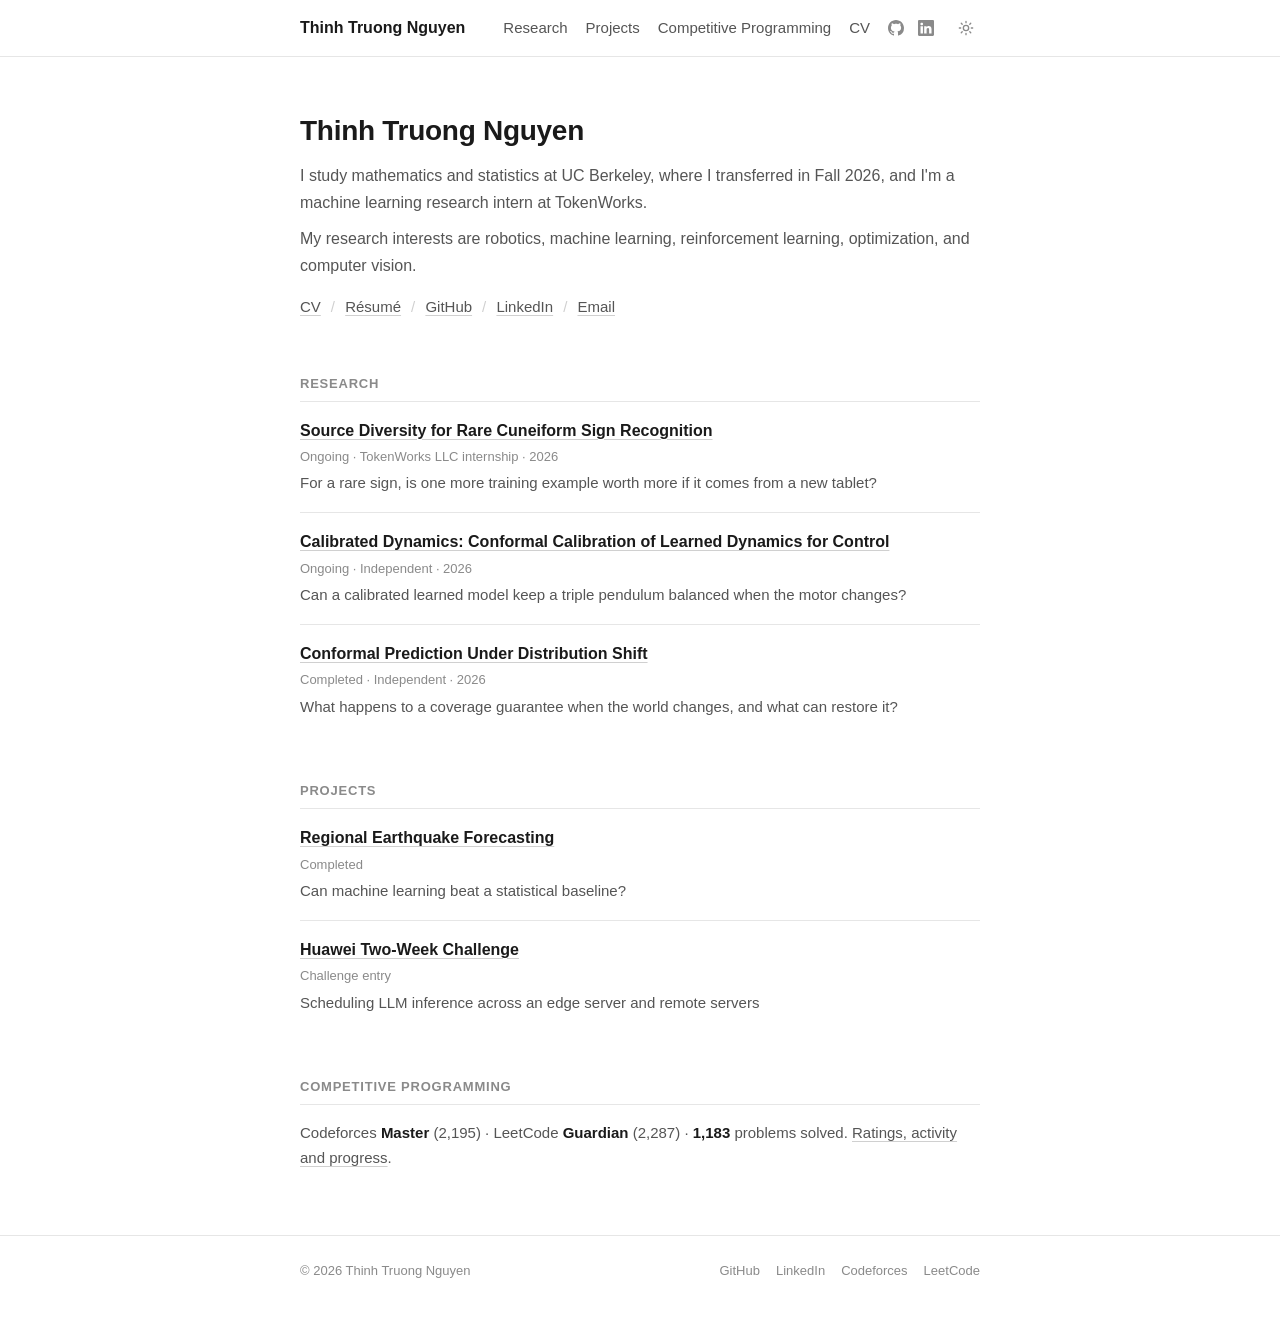
<file: index.html>
<!doctype html>
<html lang="en">
<head>
  <meta charset="utf-8">
  <meta name="viewport" content="width=device-width, initial-scale=1">
  <title>Thinh Truong Nguyen</title>
  <meta name="description" content="Thinh Truong Nguyen: mathematics at UC Berkeley; research in robotics, machine learning, reinforcement learning, optimization and computer vision.">
  <link rel="icon" href="data:image/svg+xml,<svg xmlns='http://www.w3.org/2000/svg' viewBox='0 0 32 32'><rect width='32' height='32' rx='4' fill='%231a1a1a'/><text x='16' y='21.5' font-family='system-ui,sans-serif' font-size='14' font-weight='600' fill='white' text-anchor='middle'>TN</text></svg>">
  <link rel="stylesheet" href="assets/css/style.css">
  <script>
    try { const t = localStorage.getItem("theme"); if (t) document.documentElement.dataset.theme = t; } catch {}
  </script>
</head>
<body>
  <header class="nav-bar">
    <nav class="wrap nav-inner" aria-label="Main">
      <a class="brand" href="./">Thinh Truong Nguyen</a>
      <div class="nav-links">
        <a href="research.html">Research</a>
        <a href="projects.html">Projects</a>
        <a href="competitive-programming.html"><span class="long">Competitive Programming</span><span class="short">CP</span></a>
        <a href="assets/cv/Thinh_Nguyen_CV.pdf?v=d8d68b25" target="_blank" rel="noopener">CV</a>
      </div>
      <div class="nav-icons">
        <a href="https://github.com/ThinhTruongN" target="_blank" rel="noopener" aria-label="GitHub" title="GitHub"><svg viewBox="0 0 16 16" aria-hidden="true"><path d="M8 0C3.58 0 0 3.58 0 8c0 3.54 2.29 6.53 5.47 7.59.4.07.55-.17.55-.38 0-.19-.01-.82-.01-1.49-2.01.37-2.53-.49-2.69-.94-.09-.23-.48-.94-.82-1.13-.28-.15-.68-.52-.01-.53.63-.01 1.08.58 1.23.82.72 1.21 1.87.87 2.33.66.07-.52.28-.87.51-1.07-1.78-.2-3.64-.89-3.64-3.95 0-.87.31-1.59.82-2.15-.08-.2-.36-1.02.08-2.12 0 0 .67-.21 2.2.82.64-.18 1.32-.27 2-.27.68 0 1.36.09 2 .27 1.53-1.04 2.2-.82 2.2-.82.44 1.1.16 1.92.08 2.12.51.56.82 1.27.82 2.15 0 3.07-1.87 3.75-3.65 3.95.29.25.54.73.54 1.48 0 1.07-.01 1.93-.01 2.2 0 .21.15.46.55.38A8.013 8.013 0 0016 8c0-4.42-3.58-8-8-8z"/></svg></a>
        <a href="https://www.linkedin.com/in/thinhtruongn" target="_blank" rel="noopener" aria-label="LinkedIn" title="LinkedIn"><svg viewBox="0 0 16 16" aria-hidden="true"><path d="M0 1.15C0 .52.52 0 1.17 0h13.66C15.48 0 16 .52 16 1.15v13.7c0 .63-.52 1.15-1.17 1.15H1.17C.52 16 0 15.48 0 14.85V1.15zm4.94 12.23V6.17H2.54v7.21h2.4zM3.74 5.18c.84 0 1.36-.55 1.36-1.25-.02-.71-.52-1.25-1.34-1.25-.82 0-1.36.54-1.36 1.25 0 .7.52 1.25 1.33 1.25h.01zm2.46 8.2h2.4V9.35c0-.21.02-.43.08-.58.17-.43.57-.88 1.23-.88.87 0 1.21.66 1.21 1.63v3.86h2.4V9.25c0-2.22-1.18-3.25-2.76-3.25-1.27 0-1.84.7-2.16 1.19V6.17H6.2c.03.68 0 7.21 0 7.21z"/></svg></a>
      </div>
      <button class="theme-toggle" id="theme-toggle" type="button" aria-label="Toggle dark mode">
        <svg class="icon-sun" viewBox="0 0 24 24" aria-hidden="true"><circle cx="12" cy="12" r="4"/><path d="M12 2v2M12 20v2M4.9 4.9l1.4 1.4M17.7 17.7l1.4 1.4M2 12h2M20 12h2M4.9 19.1l1.4-1.4M17.7 6.3l1.4-1.4"/></svg>
        <svg class="icon-moon" viewBox="0 0 24 24" aria-hidden="true"><path d="M21 12.8A9 9 0 1 1 11.2 3a7 7 0 0 0 9.8 9.8z"/></svg>
      </button>
    </nav>
  </header>

  <main class="wrap-narrow">
    <section class="intro">
      <h1>Thinh Truong Nguyen</h1>
      <p>I study mathematics and statistics at UC Berkeley, where I transferred in Fall 2026, and I'm a machine learning research intern at TokenWorks.</p>
      <p>My research interests are robotics, machine learning, reinforcement learning, optimization, and computer vision.</p>
      <p class="contact">
        <a href="assets/cv/Thinh_Nguyen_CV.pdf?v=d8d68b25" target="_blank" rel="noopener">CV</a><span class="sep">/</span>
        <a href="assets/resume/Thinh_Nguyen_Resume.pdf?v=3b093bef" target="_blank" rel="noopener">Résumé</a><span class="sep">/</span>
        <a href="https://github.com/ThinhTruongN" target="_blank" rel="noopener">GitHub</a><span class="sep">/</span>
        <a href="https://www.linkedin.com/in/thinhtruongn" target="_blank" rel="noopener">LinkedIn</a><span class="sep">/</span>
        <a href="mailto:t8186062@gmail.com">Email</a>
      </p>
    </section>

    <section class="home-section">
      <h2>Research</h2>
      <ul class="entries" id="home-research"></ul>
    </section>

    <section class="home-section">
      <h2>Projects</h2>
      <ul class="entries" id="home-projects"></ul>
    </section>

    <section class="home-section">
      <h2>Competitive programming</h2>
      <p class="cp-line" id="home-cp"><a href="competitive-programming.html">Dashboard</a></p>
    </section>
  </main>

  <footer class="site-footer">
    <div class="wrap footer-inner">
      <span>© <span id="year"></span> Thinh Truong Nguyen</span>
      <div class="footer-links">
        <a href="https://github.com/ThinhTruongN" target="_blank" rel="noopener">GitHub</a>
        <a href="https://www.linkedin.com/in/thinhtruongn" target="_blank" rel="noopener">LinkedIn</a>
        <a href="https://codeforces.com/profile/NomNomFull" target="_blank" rel="noopener">Codeforces</a>
        <a href="https://leetcode.com/u/NomNomCode/" target="_blank" rel="noopener">LeetCode</a>
      </div>
    </div>
  </footer>
  <div class="tooltip" id="tooltip" role="tooltip" hidden></div>
  <script src="assets/js/common.js" defer></script>
  <script src="assets/js/home.js" defer></script>
</body>
</html>
</file>
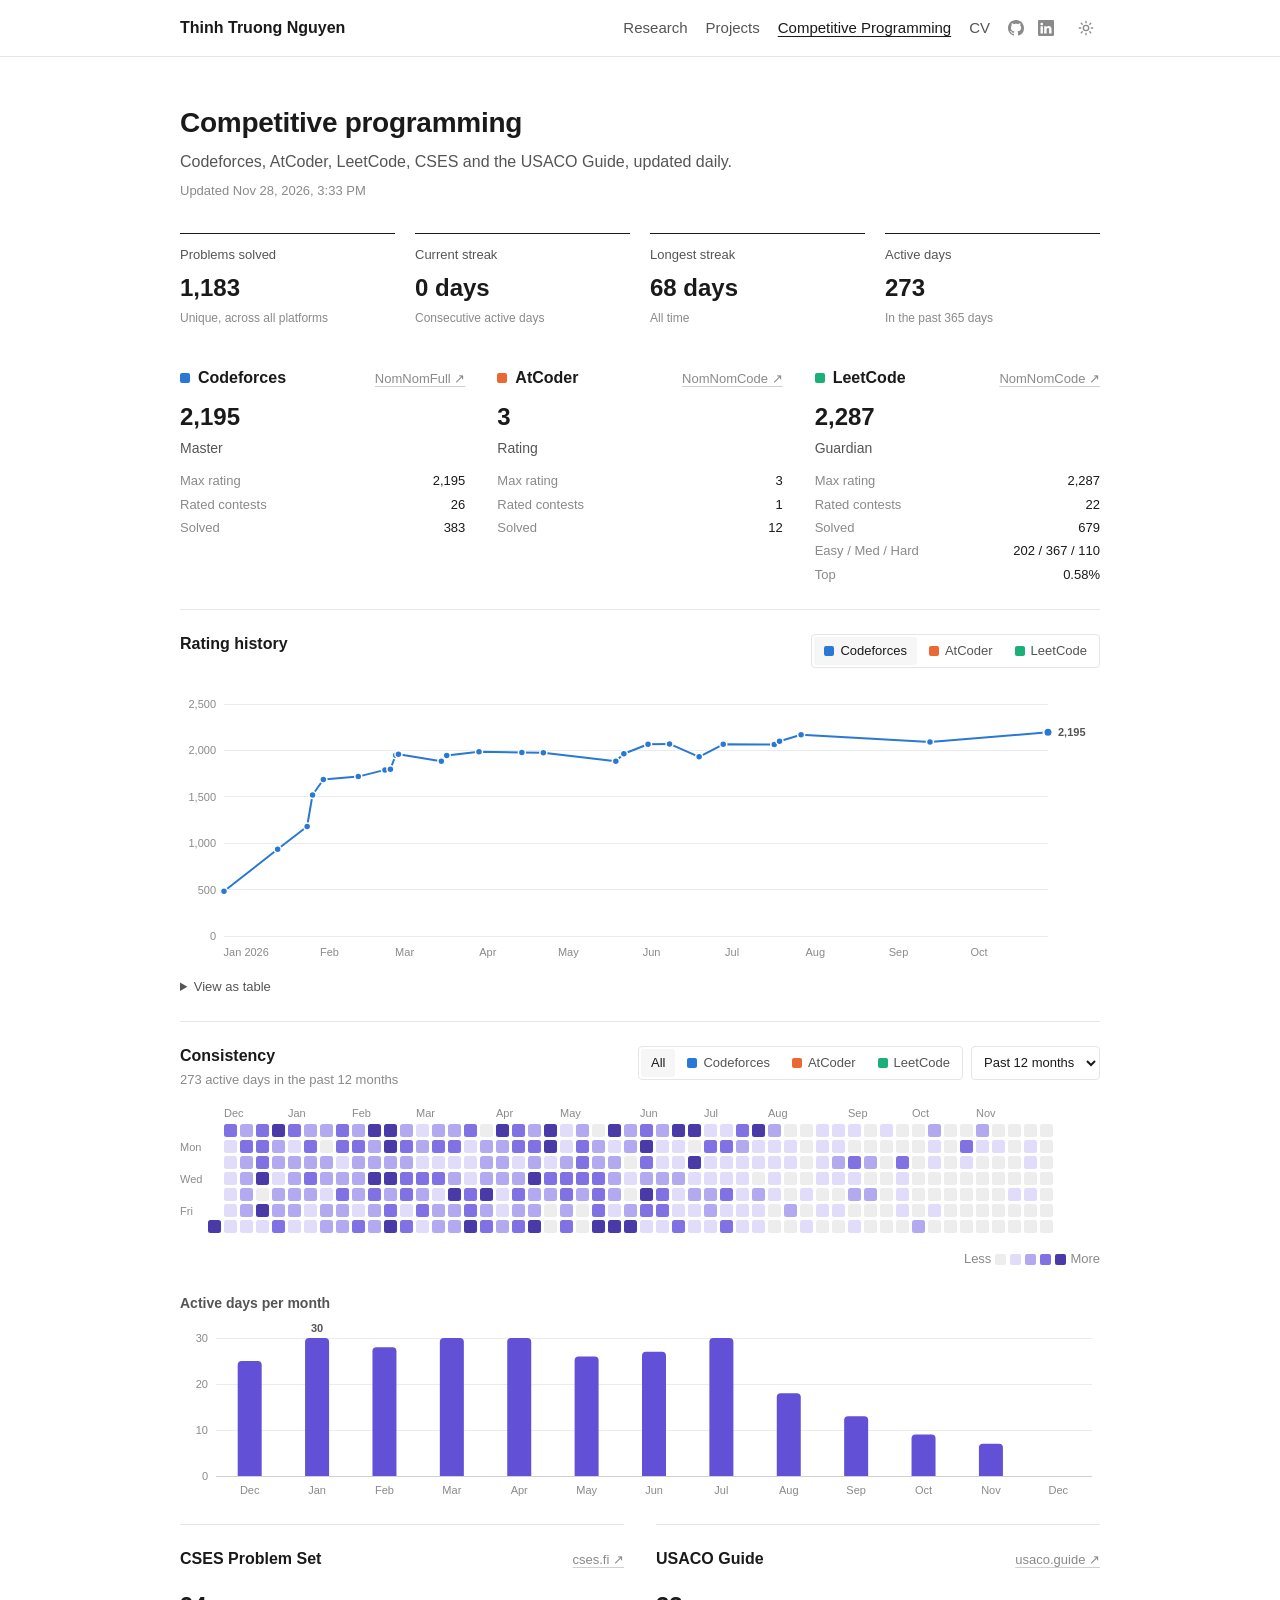
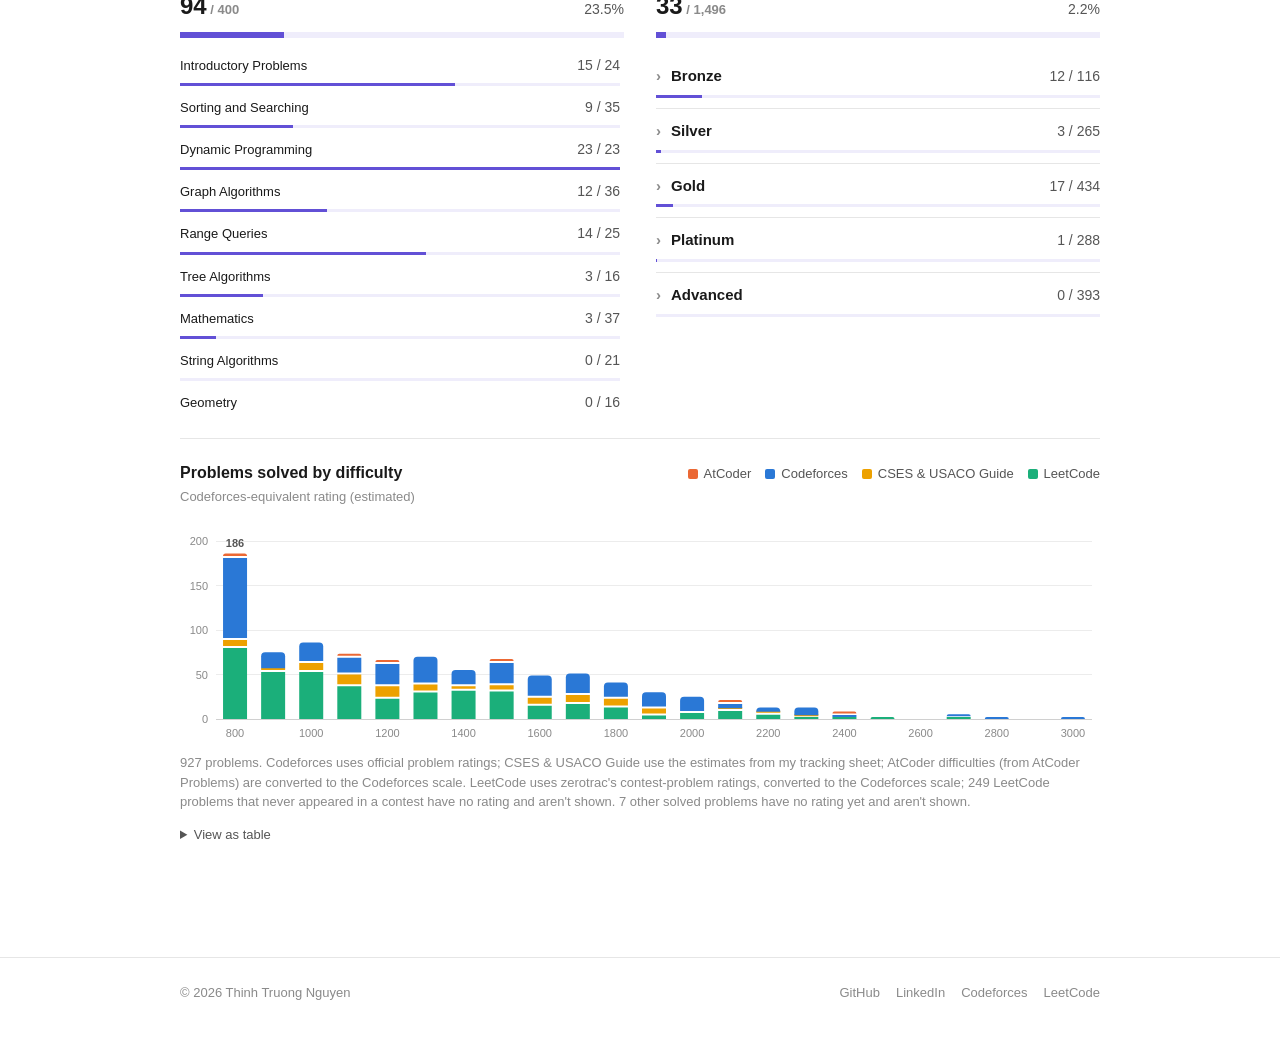
<file: competitive-programming.html>
<!doctype html>
<html lang="en">
<head>
  <meta charset="utf-8">
  <meta name="viewport" content="width=device-width, initial-scale=1">
  <title>Competitive Programming · Thinh Truong Nguyen</title>
  <meta name="description" content="Live competitive programming stats: Codeforces, AtCoder, LeetCode, CSES and USACO Guide.">
  <link rel="icon" href="data:image/svg+xml,<svg xmlns='http://www.w3.org/2000/svg' viewBox='0 0 32 32'><rect width='32' height='32' rx='4' fill='%231a1a1a'/><text x='16' y='21.5' font-family='system-ui,sans-serif' font-size='14' font-weight='600' fill='white' text-anchor='middle'>TN</text></svg>">
  <link rel="stylesheet" href="assets/css/style.css">
  <script>
    try { const t = localStorage.getItem("theme"); if (t) document.documentElement.dataset.theme = t; } catch {}
  </script>
</head>
<body>
  <header class="nav-bar wide">
    <nav class="wrap nav-inner" aria-label="Main">
      <a class="brand" href="./">Thinh Truong Nguyen</a>
      <div class="nav-links">
        <a href="research.html">Research</a>
        <a href="projects.html">Projects</a>
        <a href="competitive-programming.html" aria-current="page"><span class="long">Competitive Programming</span><span class="short">CP</span></a>
        <a href="assets/cv/Thinh_Nguyen_CV.pdf?v=d8d68b25" target="_blank" rel="noopener">CV</a>
      </div>
      <div class="nav-icons">
        <a href="https://github.com/ThinhTruongN" target="_blank" rel="noopener" aria-label="GitHub" title="GitHub"><svg viewBox="0 0 16 16" aria-hidden="true"><path d="M8 0C3.58 0 0 3.58 0 8c0 3.54 2.29 6.53 5.47 7.59.4.07.55-.17.55-.38 0-.19-.01-.82-.01-1.49-2.01.37-2.53-.49-2.69-.94-.09-.23-.48-.94-.82-1.13-.28-.15-.68-.52-.01-.53.63-.01 1.08.58 1.23.82.72 1.21 1.87.87 2.33.66.07-.52.28-.87.51-1.07-1.78-.2-3.64-.89-3.64-3.95 0-.87.31-1.59.82-2.15-.08-.2-.36-1.02.08-2.12 0 0 .67-.21 2.2.82.64-.18 1.32-.27 2-.27.68 0 1.36.09 2 .27 1.53-1.04 2.2-.82 2.2-.82.44 1.1.16 1.92.08 2.12.51.56.82 1.27.82 2.15 0 3.07-1.87 3.75-3.65 3.95.29.25.54.73.54 1.48 0 1.07-.01 1.93-.01 2.2 0 .21.15.46.55.38A8.013 8.013 0 0016 8c0-4.42-3.58-8-8-8z"/></svg></a>
        <a href="https://www.linkedin.com/in/thinhtruongn" target="_blank" rel="noopener" aria-label="LinkedIn" title="LinkedIn"><svg viewBox="0 0 16 16" aria-hidden="true"><path d="M0 1.15C0 .52.52 0 1.17 0h13.66C15.48 0 16 .52 16 1.15v13.7c0 .63-.52 1.15-1.17 1.15H1.17C.52 16 0 15.48 0 14.85V1.15zm4.94 12.23V6.17H2.54v7.21h2.4zM3.74 5.18c.84 0 1.36-.55 1.36-1.25-.02-.71-.52-1.25-1.34-1.25-.82 0-1.36.54-1.36 1.25 0 .7.52 1.25 1.33 1.25h.01zm2.46 8.2h2.4V9.35c0-.21.02-.43.08-.58.17-.43.57-.88 1.23-.88.87 0 1.21.66 1.21 1.63v3.86h2.4V9.25c0-2.22-1.18-3.25-2.76-3.25-1.27 0-1.84.7-2.16 1.19V6.17H6.2c.03.68 0 7.21 0 7.21z"/></svg></a>
      </div>
      <button class="theme-toggle" id="theme-toggle" type="button" aria-label="Toggle dark mode">
        <svg class="icon-sun" viewBox="0 0 24 24" aria-hidden="true"><circle cx="12" cy="12" r="4"/><path d="M12 2v2M12 20v2M4.9 4.9l1.4 1.4M17.7 17.7l1.4 1.4M2 12h2M20 12h2M4.9 19.1l1.4-1.4M17.7 6.3l1.4-1.4"/></svg>
        <svg class="icon-moon" viewBox="0 0 24 24" aria-hidden="true"><path d="M21 12.8A9 9 0 1 1 11.2 3a7 7 0 0 0 9.8 9.8z"/></svg>
      </button>
    </nav>
  </header>

  <main>
    <section class="page-hero wrap">
      <h1>Competitive programming</h1>
      <p class="lede">Codeforces, AtCoder, LeetCode, CSES and the USACO Guide, updated daily. <span class="muted small" id="cp-updated"></span></p>
    </section>
    <section id="cp" class="section wrap">

      <div class="tiles" id="cp-tiles" aria-live="polite"></div>

      <div class="platforms" id="cp-platforms"></div>

      <article class="card">
        <div class="card-head">
          <h3>Rating history</h3>
          <div class="segmented" id="rating-tabs" role="tablist" aria-label="Platform"></div>
        </div>
        <div class="chart" id="rating-chart"></div>
        <details class="table-view">
          <summary>View as table</summary>
          <div id="rating-table"></div>
        </details>
      </article>

      <article class="card">
        <div class="card-head">
          <div>
            <h3>Consistency</h3>
            <p class="muted small" id="heatmap-caption"></p>
          </div>
          <div class="filters">
            <div class="segmented" id="heatmap-platforms" role="group" aria-label="Platform filter"></div>
            <select id="heatmap-range" class="select" aria-label="Time range"></select>
          </div>
        </div>
        <div class="heatmap-scroll" id="heatmap"></div>
        <div class="heatmap-legend muted small" id="heatmap-legend"></div>
        <h4 class="subhead">Active days per month</h4>
        <div class="chart" id="monthly-chart"></div>
      </article>

      <div class="grid-2">
        <article class="card">
          <div class="card-head">
            <h3>CSES Problem Set</h3>
            <a class="muted small" href="https://cses.fi/problemset/" target="_blank" rel="noopener">cses.fi ↗</a>
          </div>
          <div id="cses-progress"></div>
        </article>
        <article class="card">
          <div class="card-head">
            <h3>USACO Guide</h3>
            <a class="muted small" href="https://usaco.guide/" target="_blank" rel="noopener">usaco.guide ↗</a>
          </div>
          <div id="usaco-progress"></div>
        </article>
      </div>

      <article class="card" id="difficulty-card">
        <div class="card-head">
          <div>
            <h3>Problems solved by difficulty</h3>
            <p class="muted small">Codeforces-equivalent rating (estimated)</p>
          </div>
          <div class="legend" id="difficulty-legend"></div>
        </div>
        <div class="chart" id="difficulty-chart"></div>
        <p class="footnote muted small" id="difficulty-note"></p>
        <details class="table-view">
          <summary>View as table</summary>
          <div id="difficulty-table"></div>
        </details>
      </article>
    </section>
  </main>

  <footer class="site-footer wide">
    <div class="wrap footer-inner">
      <span>© <span id="year"></span> Thinh Truong Nguyen</span>
      <div class="footer-links">
        <a href="https://github.com/ThinhTruongN" target="_blank" rel="noopener">GitHub</a>
        <a href="https://www.linkedin.com/in/thinhtruongn" target="_blank" rel="noopener">LinkedIn</a>
        <a href="https://codeforces.com/profile/NomNomFull" target="_blank" rel="noopener">Codeforces</a>
        <a href="https://leetcode.com/u/NomNomCode/" target="_blank" rel="noopener">LeetCode</a>
      </div>
    </div>
  </footer>
  <div class="tooltip" id="tooltip" role="tooltip" hidden></div>
  <script src="assets/js/common.js" defer></script>
  <script src="assets/js/cp.js" defer></script>
</body>
</html>
</file>
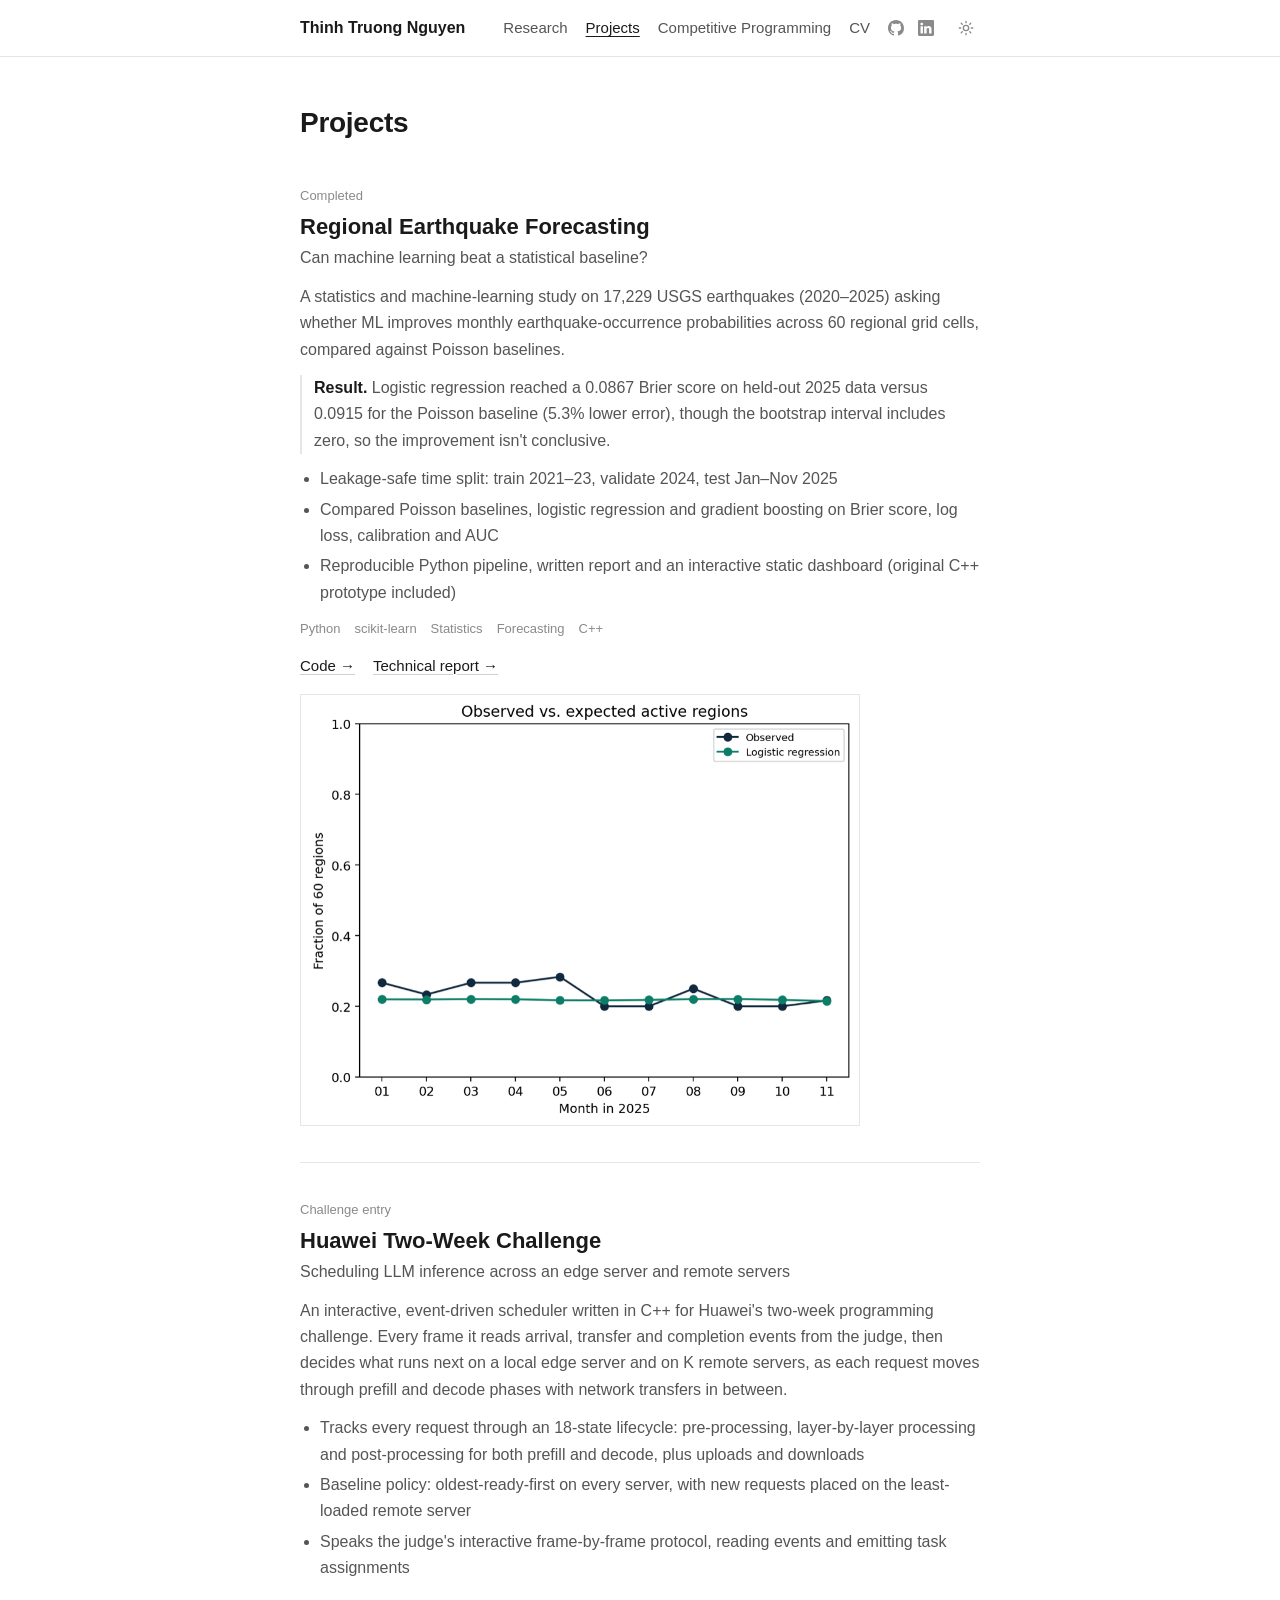
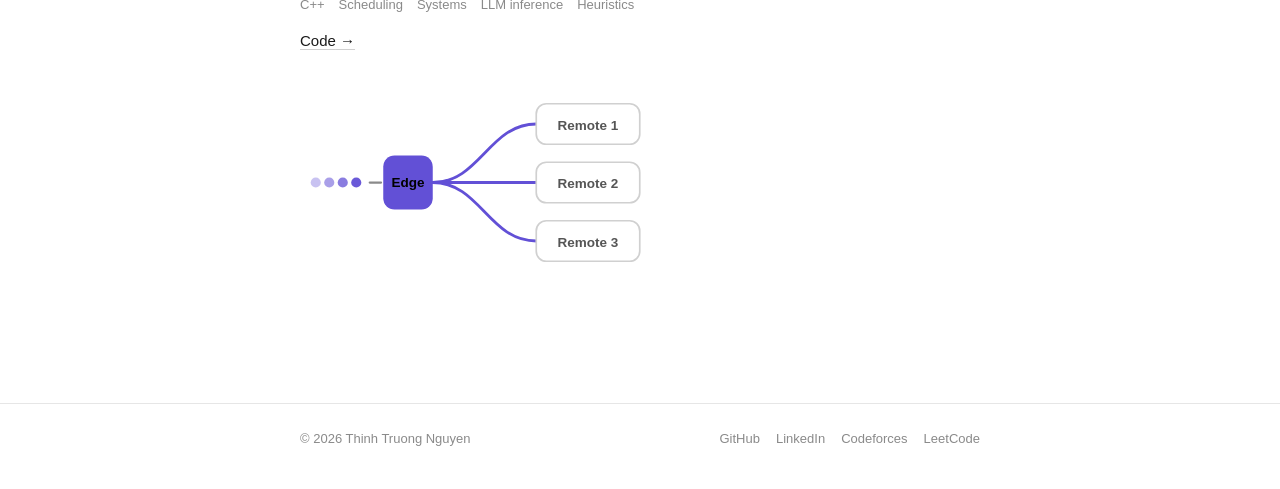
<file: projects.html>
<!doctype html>
<html lang="en">
<head>
  <meta charset="utf-8">
  <meta name="viewport" content="width=device-width, initial-scale=1">
  <title>Projects · Thinh Truong Nguyen</title>
  <meta name="description" content="Projects by Thinh Truong Nguyen.">
  <link rel="icon" href="data:image/svg+xml,<svg xmlns='http://www.w3.org/2000/svg' viewBox='0 0 32 32'><rect width='32' height='32' rx='4' fill='%231a1a1a'/><text x='16' y='21.5' font-family='system-ui,sans-serif' font-size='14' font-weight='600' fill='white' text-anchor='middle'>TN</text></svg>">
  <link rel="stylesheet" href="assets/css/style.css">
  <script>
    try { const t = localStorage.getItem("theme"); if (t) document.documentElement.dataset.theme = t; } catch {}
  </script>
</head>
<body>
  <header class="nav-bar">
    <nav class="wrap nav-inner" aria-label="Main">
      <a class="brand" href="./">Thinh Truong Nguyen</a>
      <div class="nav-links">
        <a href="research.html">Research</a>
        <a href="projects.html" aria-current="page">Projects</a>
        <a href="competitive-programming.html"><span class="long">Competitive Programming</span><span class="short">CP</span></a>
        <a href="assets/cv/Thinh_Nguyen_CV.pdf?v=d8d68b25" target="_blank" rel="noopener">CV</a>
      </div>
      <div class="nav-icons">
        <a href="https://github.com/ThinhTruongN" target="_blank" rel="noopener" aria-label="GitHub" title="GitHub"><svg viewBox="0 0 16 16" aria-hidden="true"><path d="M8 0C3.58 0 0 3.58 0 8c0 3.54 2.29 6.53 5.47 7.59.4.07.55-.17.55-.38 0-.19-.01-.82-.01-1.49-2.01.37-2.53-.49-2.69-.94-.09-.23-.48-.94-.82-1.13-.28-.15-.68-.52-.01-.53.63-.01 1.08.58 1.23.82.72 1.21 1.87.87 2.33.66.07-.52.28-.87.51-1.07-1.78-.2-3.64-.89-3.64-3.95 0-.87.31-1.59.82-2.15-.08-.2-.36-1.02.08-2.12 0 0 .67-.21 2.2.82.64-.18 1.32-.27 2-.27.68 0 1.36.09 2 .27 1.53-1.04 2.2-.82 2.2-.82.44 1.1.16 1.92.08 2.12.51.56.82 1.27.82 2.15 0 3.07-1.87 3.75-3.65 3.95.29.25.54.73.54 1.48 0 1.07-.01 1.93-.01 2.2 0 .21.15.46.55.38A8.013 8.013 0 0016 8c0-4.42-3.58-8-8-8z"/></svg></a>
        <a href="https://www.linkedin.com/in/thinhtruongn" target="_blank" rel="noopener" aria-label="LinkedIn" title="LinkedIn"><svg viewBox="0 0 16 16" aria-hidden="true"><path d="M0 1.15C0 .52.52 0 1.17 0h13.66C15.48 0 16 .52 16 1.15v13.7c0 .63-.52 1.15-1.17 1.15H1.17C.52 16 0 15.48 0 14.85V1.15zm4.94 12.23V6.17H2.54v7.21h2.4zM3.74 5.18c.84 0 1.36-.55 1.36-1.25-.02-.71-.52-1.25-1.34-1.25-.82 0-1.36.54-1.36 1.25 0 .7.52 1.25 1.33 1.25h.01zm2.46 8.2h2.4V9.35c0-.21.02-.43.08-.58.17-.43.57-.88 1.23-.88.87 0 1.21.66 1.21 1.63v3.86h2.4V9.25c0-2.22-1.18-3.25-2.76-3.25-1.27 0-1.84.7-2.16 1.19V6.17H6.2c.03.68 0 7.21 0 7.21z"/></svg></a>
      </div>
      <button class="theme-toggle" id="theme-toggle" type="button" aria-label="Toggle dark mode">
        <svg class="icon-sun" viewBox="0 0 24 24" aria-hidden="true"><circle cx="12" cy="12" r="4"/><path d="M12 2v2M12 20v2M4.9 4.9l1.4 1.4M17.7 17.7l1.4 1.4M2 12h2M20 12h2M4.9 19.1l1.4-1.4M17.7 6.3l1.4-1.4"/></svg>
        <svg class="icon-moon" viewBox="0 0 24 24" aria-hidden="true"><path d="M21 12.8A9 9 0 1 1 11.2 3a7 7 0 0 0 9.8 9.8z"/></svg>
      </button>
    </nav>
  </header>

  <main class="wrap-narrow">
    <section class="page-hero">
      <h1>Projects</h1>
    </section>
    <div class="features" id="projects-list"></div>
  </main>

  <footer class="site-footer">
    <div class="wrap footer-inner">
      <span>© <span id="year"></span> Thinh Truong Nguyen</span>
      <div class="footer-links">
        <a href="https://github.com/ThinhTruongN" target="_blank" rel="noopener">GitHub</a>
        <a href="https://www.linkedin.com/in/thinhtruongn" target="_blank" rel="noopener">LinkedIn</a>
        <a href="https://codeforces.com/profile/NomNomFull" target="_blank" rel="noopener">Codeforces</a>
        <a href="https://leetcode.com/u/NomNomCode/" target="_blank" rel="noopener">LeetCode</a>
      </div>
    </div>
  </footer>
  <div class="tooltip" id="tooltip" role="tooltip" hidden></div>
  <script src="assets/js/common.js" defer></script>
  <script src="assets/js/projects.js" defer></script>
</body>
</html>
</file>
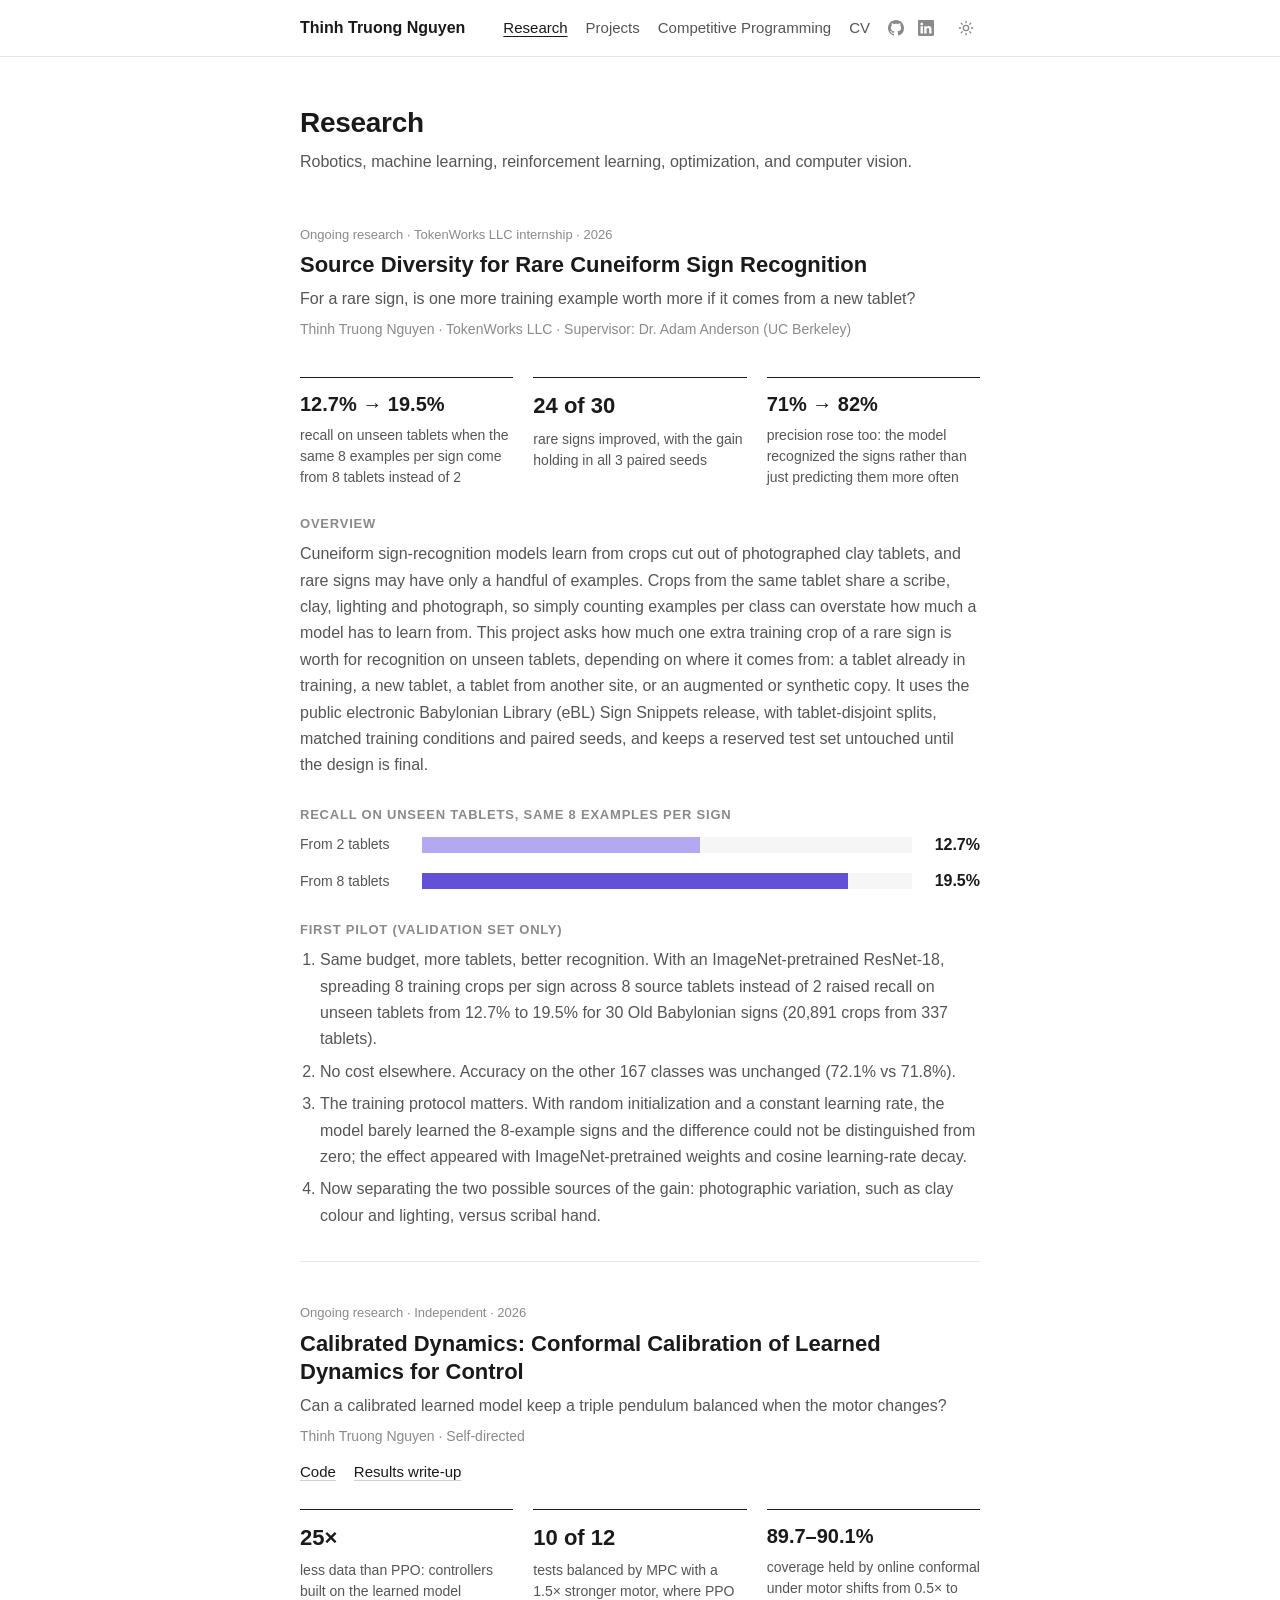
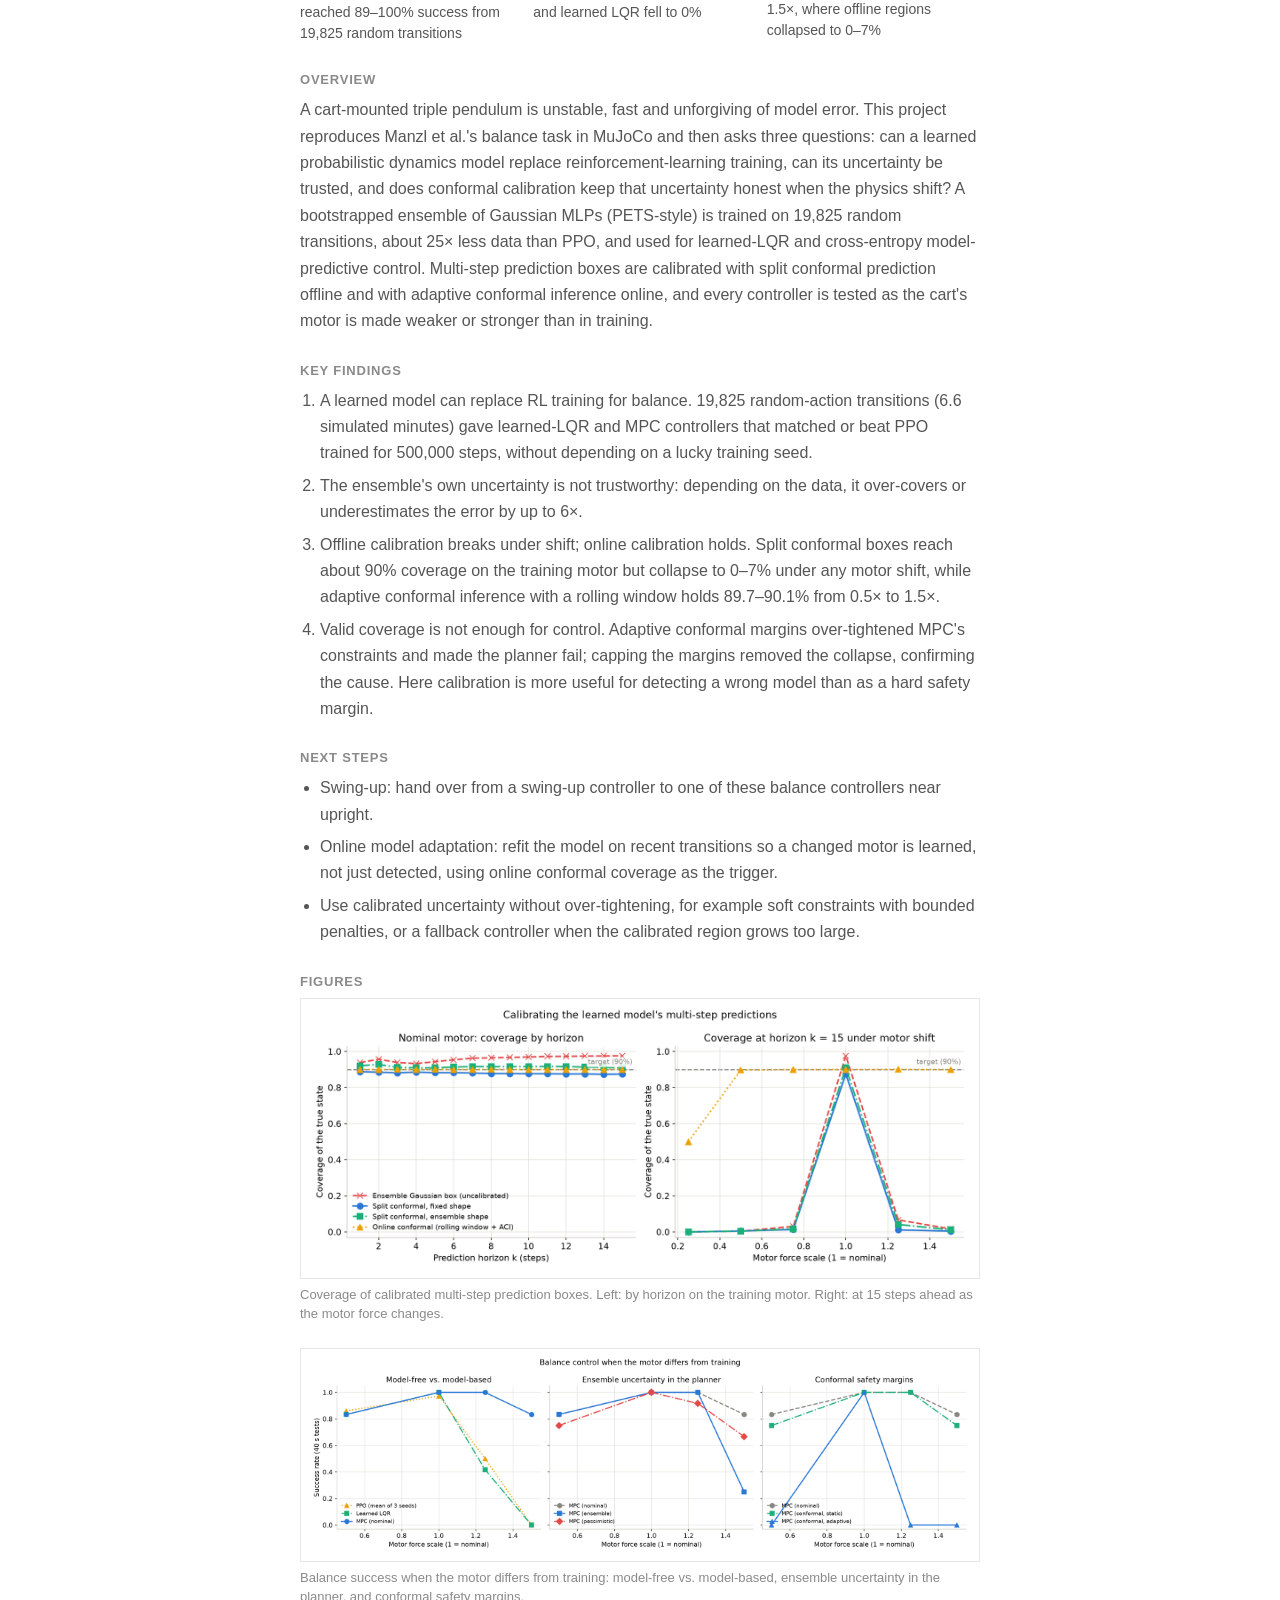
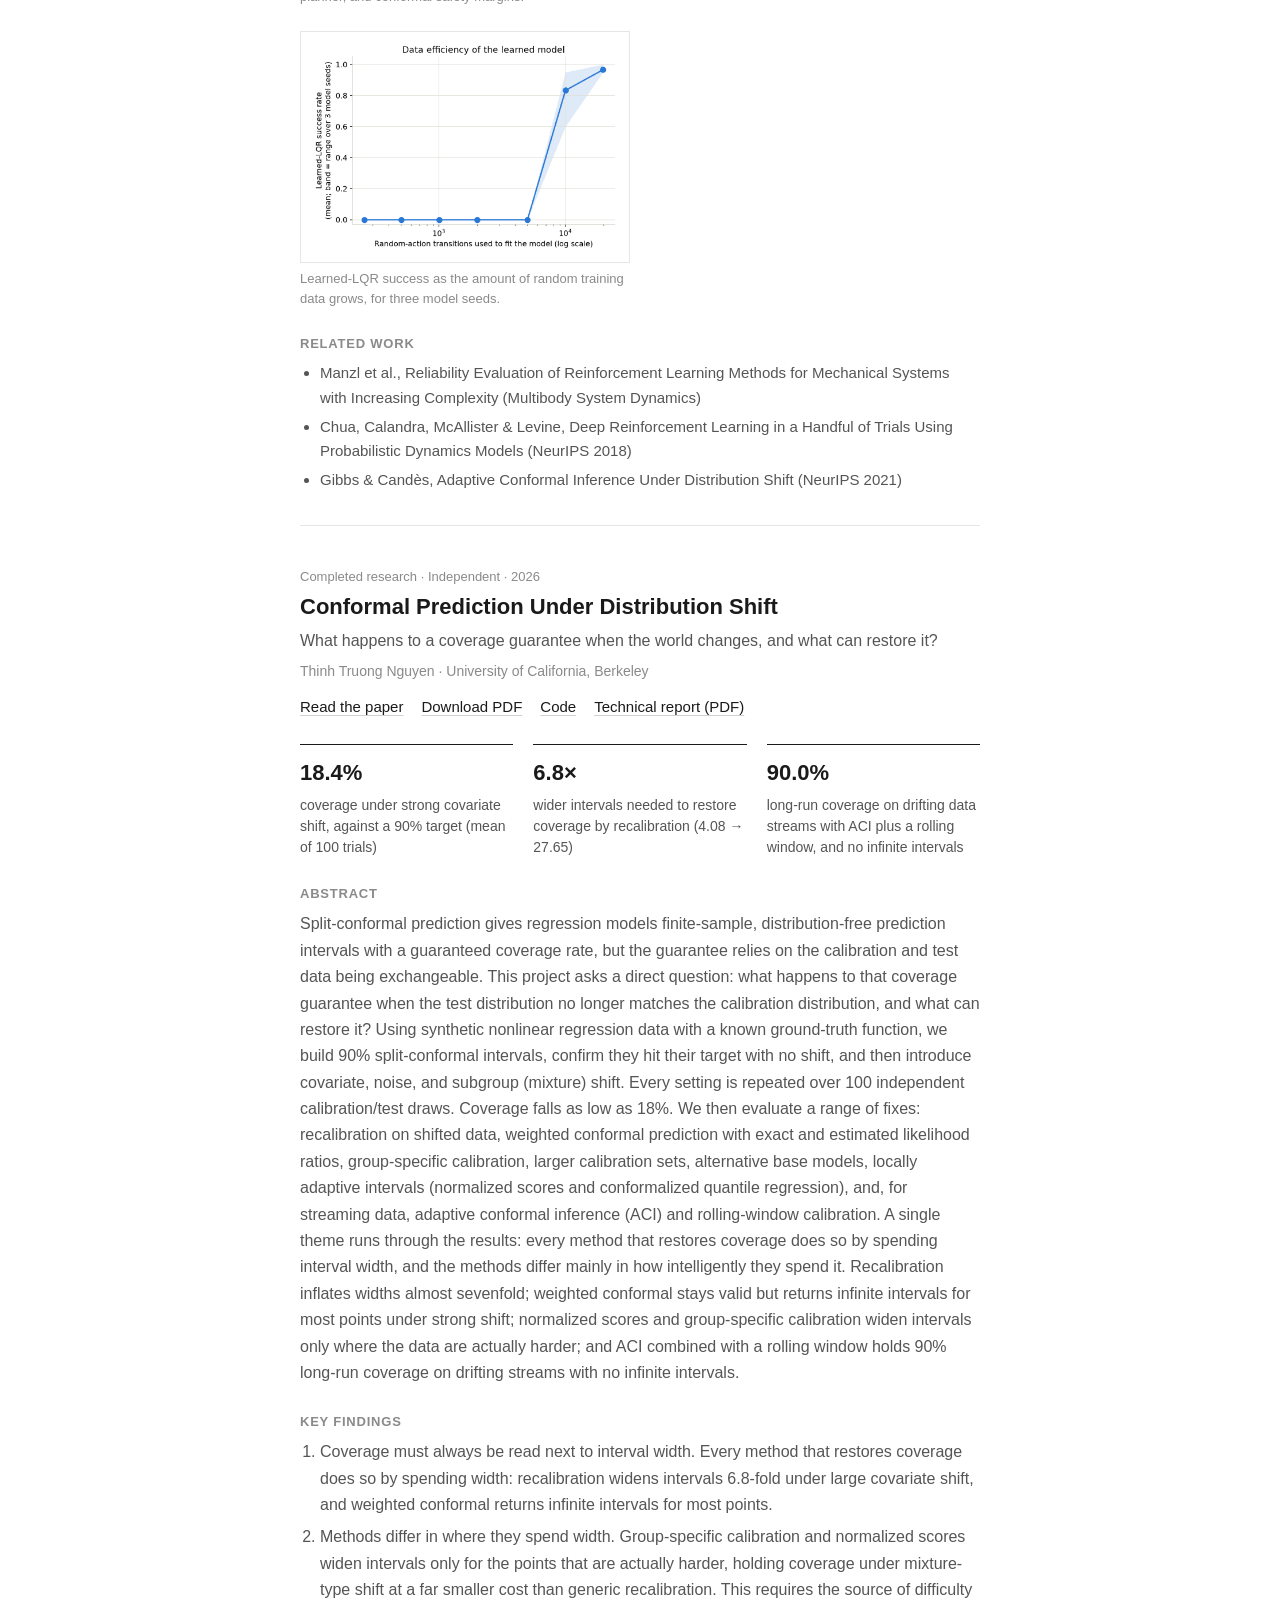
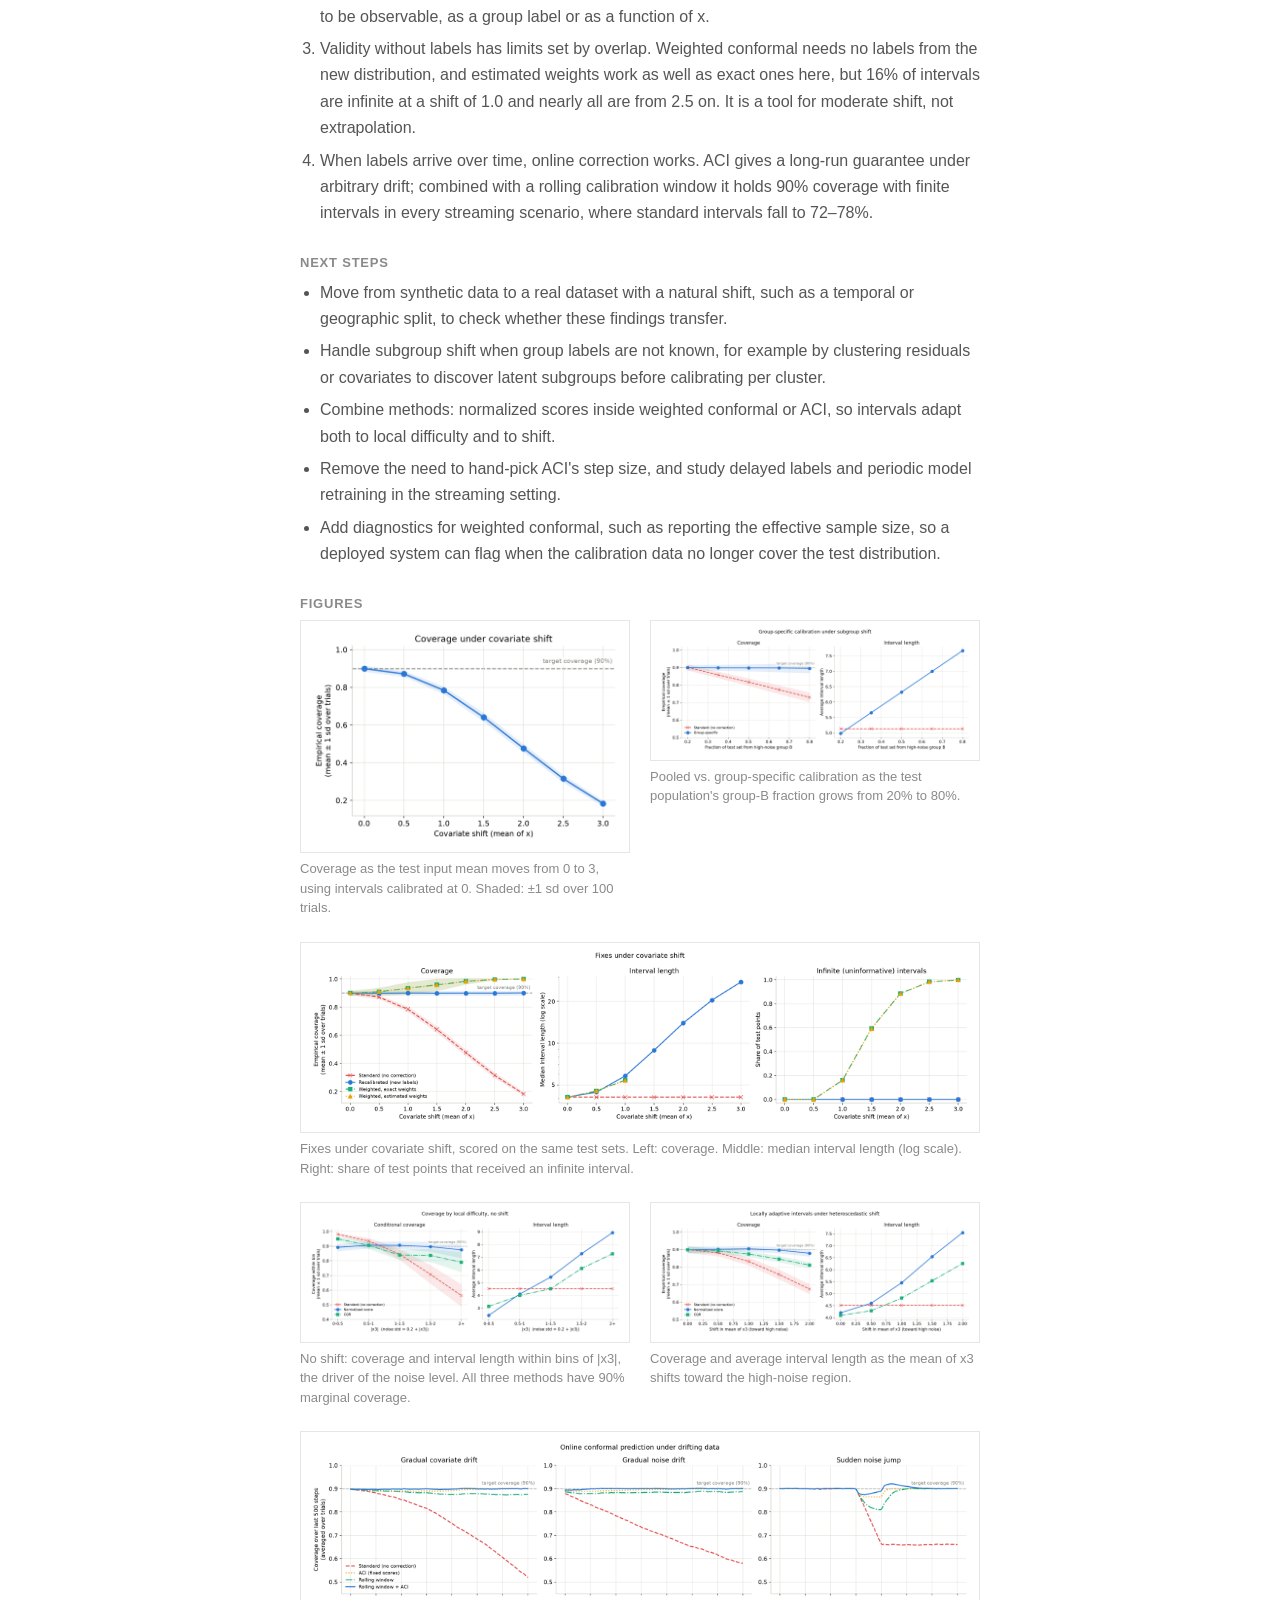
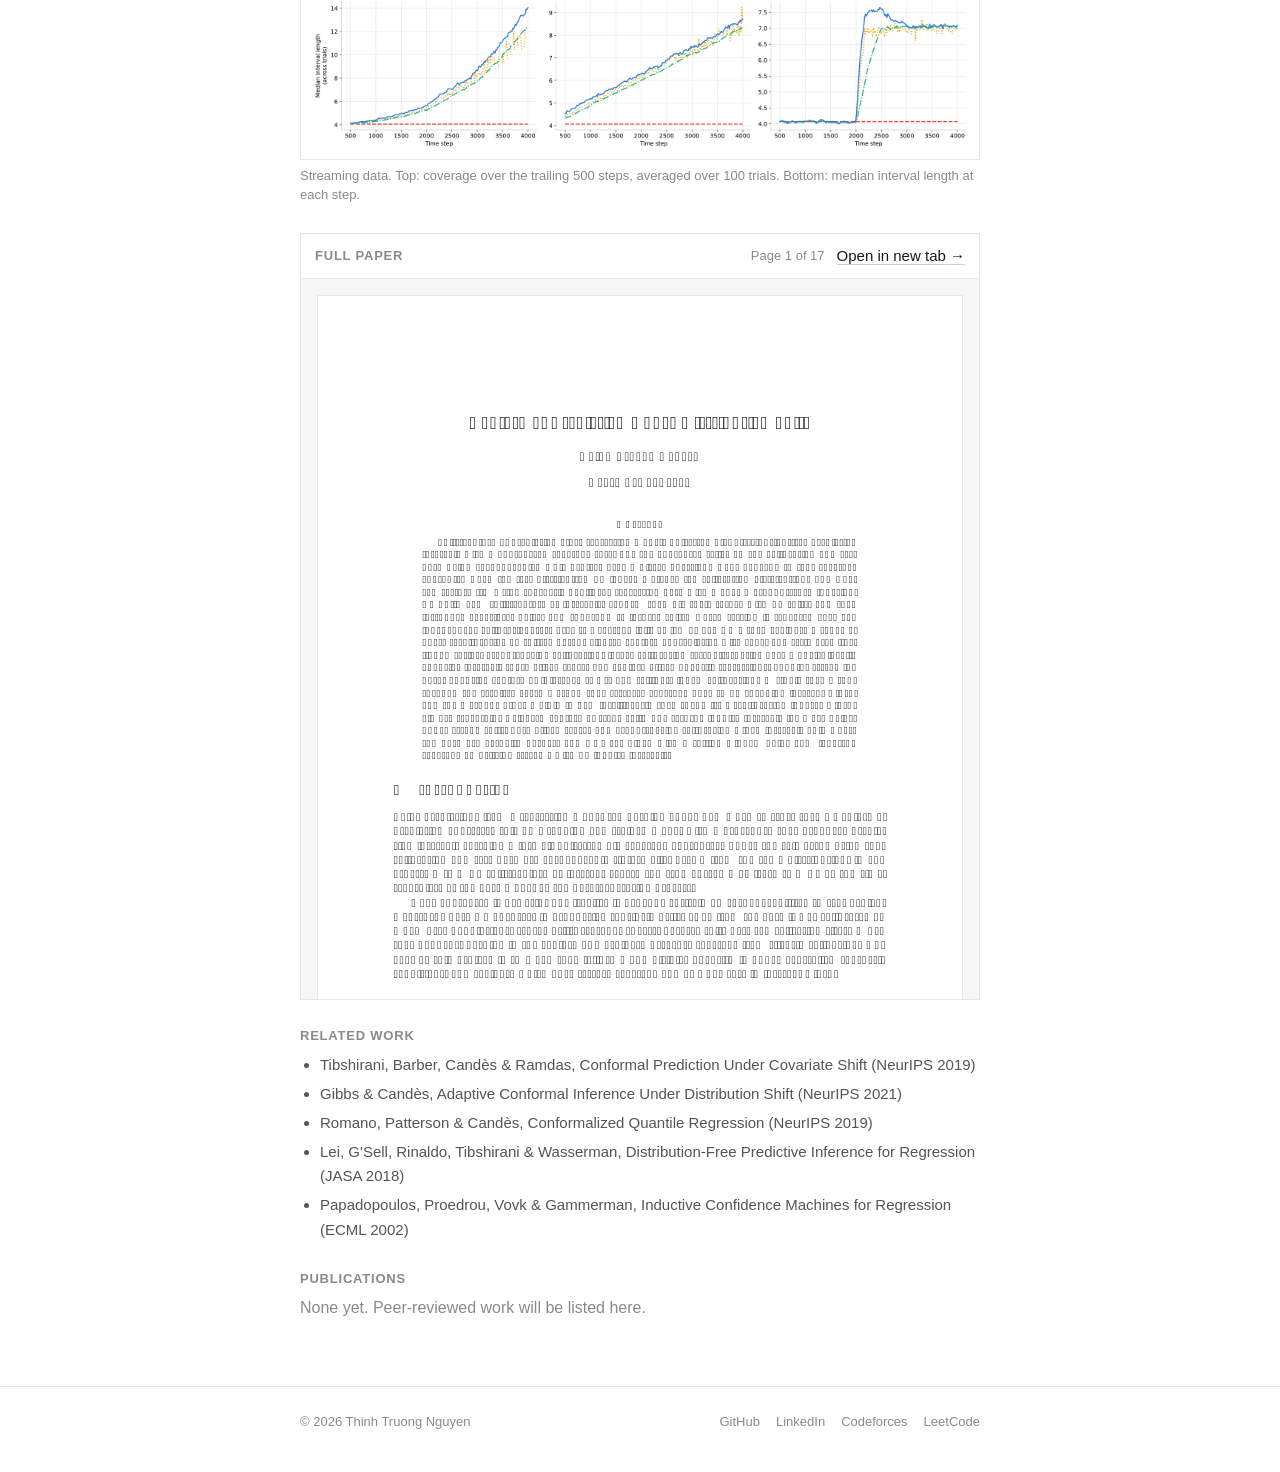
<file: research.html>
<!doctype html>
<html lang="en">
<head>
  <meta charset="utf-8">
  <meta name="viewport" content="width=device-width, initial-scale=1">
  <title>Research · Thinh Truong Nguyen</title>
  <meta name="description" content="Research by Thinh Truong Nguyen on conformal prediction, learning-based control and computer vision for cuneiform.">
  <link rel="icon" href="data:image/svg+xml,<svg xmlns='http://www.w3.org/2000/svg' viewBox='0 0 32 32'><rect width='32' height='32' rx='4' fill='%231a1a1a'/><text x='16' y='21.5' font-family='system-ui,sans-serif' font-size='14' font-weight='600' fill='white' text-anchor='middle'>TN</text></svg>">
  <link rel="stylesheet" href="assets/css/style.css">
  <script>
    try { const t = localStorage.getItem("theme"); if (t) document.documentElement.dataset.theme = t; } catch {}
  </script>
  <script src="assets/vendor/pdfjs-3.11.174/pdf.min.js" defer></script>
</head>
<body>
  <header class="nav-bar">
    <nav class="wrap nav-inner" aria-label="Main">
      <a class="brand" href="./">Thinh Truong Nguyen</a>
      <div class="nav-links">
        <a href="research.html" aria-current="page">Research</a>
        <a href="projects.html">Projects</a>
        <a href="competitive-programming.html"><span class="long">Competitive Programming</span><span class="short">CP</span></a>
        <a href="assets/cv/Thinh_Nguyen_CV.pdf?v=d8d68b25" target="_blank" rel="noopener">CV</a>
      </div>
      <div class="nav-icons">
        <a href="https://github.com/ThinhTruongN" target="_blank" rel="noopener" aria-label="GitHub" title="GitHub"><svg viewBox="0 0 16 16" aria-hidden="true"><path d="M8 0C3.58 0 0 3.58 0 8c0 3.54 2.29 6.53 5.47 7.59.4.07.55-.17.55-.38 0-.19-.01-.82-.01-1.49-2.01.37-2.53-.49-2.69-.94-.09-.23-.48-.94-.82-1.13-.28-.15-.68-.52-.01-.53.63-.01 1.08.58 1.23.82.72 1.21 1.87.87 2.33.66.07-.52.28-.87.51-1.07-1.78-.2-3.64-.89-3.64-3.95 0-.87.31-1.59.82-2.15-.08-.2-.36-1.02.08-2.12 0 0 .67-.21 2.2.82.64-.18 1.32-.27 2-.27.68 0 1.36.09 2 .27 1.53-1.04 2.2-.82 2.2-.82.44 1.1.16 1.92.08 2.12.51.56.82 1.27.82 2.15 0 3.07-1.87 3.75-3.65 3.95.29.25.54.73.54 1.48 0 1.07-.01 1.93-.01 2.2 0 .21.15.46.55.38A8.013 8.013 0 0016 8c0-4.42-3.58-8-8-8z"/></svg></a>
        <a href="https://www.linkedin.com/in/thinhtruongn" target="_blank" rel="noopener" aria-label="LinkedIn" title="LinkedIn"><svg viewBox="0 0 16 16" aria-hidden="true"><path d="M0 1.15C0 .52.52 0 1.17 0h13.66C15.48 0 16 .52 16 1.15v13.7c0 .63-.52 1.15-1.17 1.15H1.17C.52 16 0 15.48 0 14.85V1.15zm4.94 12.23V6.17H2.54v7.21h2.4zM3.74 5.18c.84 0 1.36-.55 1.36-1.25-.02-.71-.52-1.25-1.34-1.25-.82 0-1.36.54-1.36 1.25 0 .7.52 1.25 1.33 1.25h.01zm2.46 8.2h2.4V9.35c0-.21.02-.43.08-.58.17-.43.57-.88 1.23-.88.87 0 1.21.66 1.21 1.63v3.86h2.4V9.25c0-2.22-1.18-3.25-2.76-3.25-1.27 0-1.84.7-2.16 1.19V6.17H6.2c.03.68 0 7.21 0 7.21z"/></svg></a>
      </div>
      <button class="theme-toggle" id="theme-toggle" type="button" aria-label="Toggle dark mode">
        <svg class="icon-sun" viewBox="0 0 24 24" aria-hidden="true"><circle cx="12" cy="12" r="4"/><path d="M12 2v2M12 20v2M4.9 4.9l1.4 1.4M17.7 17.7l1.4 1.4M2 12h2M20 12h2M4.9 19.1l1.4-1.4M17.7 6.3l1.4-1.4"/></svg>
        <svg class="icon-moon" viewBox="0 0 24 24" aria-hidden="true"><path d="M21 12.8A9 9 0 1 1 11.2 3a7 7 0 0 0 9.8 9.8z"/></svg>
      </button>
    </nav>
  </header>

  <main class="wrap-narrow">
    <section class="page-hero">
      <h1>Research</h1>
      <p class="lede">Robotics, machine learning, reinforcement learning, optimization, and computer vision.</p>
    </section>
    <div id="research-list"></div>
    <section class="panel" id="publications">
      <h3>Publications</h3>
      <p class="muted">None yet. Peer-reviewed work will be listed here.</p>
    </section>
  </main>

  <footer class="site-footer">
    <div class="wrap footer-inner">
      <span>© <span id="year"></span> Thinh Truong Nguyen</span>
      <div class="footer-links">
        <a href="https://github.com/ThinhTruongN" target="_blank" rel="noopener">GitHub</a>
        <a href="https://www.linkedin.com/in/thinhtruongn" target="_blank" rel="noopener">LinkedIn</a>
        <a href="https://codeforces.com/profile/NomNomFull" target="_blank" rel="noopener">Codeforces</a>
        <a href="https://leetcode.com/u/NomNomCode/" target="_blank" rel="noopener">LeetCode</a>
      </div>
    </div>
  </footer>
  <div class="tooltip" id="tooltip" role="tooltip" hidden></div>
  <script src="assets/js/common.js" defer></script>
  <script src="assets/js/research.js" defer></script>
</body>
</html>
</file>
<file: assets/css/style.css>
/* =================================================================
   Minimal theme: plain background, one text column, hairlines.
   Colour is reserved for data: blue = Codeforces, orange = AtCoder,
   green = LeetCode, yellow = CSES/USACO, violet = activity scales.
   ================================================================= */
:root {
  color-scheme: light;
  --page: #ffffff;
  --surface: #ffffff;      /* chart surface (same as page) */
  --wash: #f6f6f6;         /* very light fills: tracks, segmented controls */
  --text: #1a1a1a;
  --text-2: #555555;
  --muted: #8a8a8a;
  --line: #e6e6e6;
  --grid: #ececec;
  --axis: #d0d0d0;
  --border: #e6e6e6;
  --hover: rgba(0, 0, 0, 0.04);
  --accent: #6250d6;       /* data only */

  --cf: #2a78d6;
  --ac: #eb6834;
  --lc: #1baf7a;
  --sheet: #eda100;

  --seq-0: #ededed;
  --seq-1: #e0dcfa;
  --seq-2: #b3a9f0;
  --seq-3: #8172e3;
  --seq-4: #4a3aa7;
  --track: #efedfb;

  --font: -apple-system, BlinkMacSystemFont, "Segoe UI", Roboto, "Helvetica Neue", Arial, sans-serif;
}

@media (prefers-color-scheme: dark) {
  :root:not([data-theme="light"]) {
    color-scheme: dark;
    --page: #121212;
    --surface: #121212;
    --wash: #1c1c1c;
    --text: #e6e6e6;
    --text-2: #a6a6a6;
    --muted: #7d7d7d;
    --line: #2a2a2a;
    --grid: #262626;
    --axis: #3a3a3a;
    --border: #2a2a2a;
    --hover: rgba(255, 255, 255, 0.05);
    --accent: #9085e9;
    --cf: #3987e5;
    --ac: #d95926;
    --lc: #199e70;
    --sheet: #c98500;
    --seq-0: #222222;
    --seq-1: #2e2766;
    --seq-2: #4a3aa7;
    --seq-3: #7062dd;
    --seq-4: #b3a9f0;
    --track: #24213a;
  }
}
:root[data-theme="dark"] {
  color-scheme: dark;
  --page: #121212;
  --surface: #121212;
  --wash: #1c1c1c;
  --text: #e6e6e6;
  --text-2: #a6a6a6;
  --muted: #7d7d7d;
  --line: #2a2a2a;
  --grid: #262626;
  --axis: #3a3a3a;
  --border: #2a2a2a;
  --hover: rgba(255, 255, 255, 0.05);
  --accent: #9085e9;
  --cf: #3987e5;
  --ac: #d95926;
  --lc: #199e70;
  --sheet: #c98500;
  --seq-0: #222222;
  --seq-1: #2e2766;
  --seq-2: #4a3aa7;
  --seq-3: #7062dd;
  --seq-4: #b3a9f0;
  --track: #24213a;
}

/* =================================================================
   Base
   ================================================================= */
*, *::before, *::after { box-sizing: border-box; }
html { -webkit-text-size-adjust: 100%; }
body {
  margin: 0;
  background: var(--page);
  color: var(--text);
  font: 16px/1.65 var(--font);
  -webkit-font-smoothing: antialiased;
}
a { color: inherit; text-decoration: underline; text-decoration-color: var(--axis); text-underline-offset: 3px; text-decoration-thickness: 1px; }
a:hover { text-decoration-color: currentColor; }
img { max-width: 100%; }
h1, h2, h3, h4 { margin: 0; line-height: 1.3; font-weight: 600; }
h1 { font-size: 1.75rem; letter-spacing: -0.01em; }
h2 { font-size: 1.125rem; }
h3 { font-size: 1rem; }
p { margin: 0; }
ul, ol { margin: 0; }
.muted { color: var(--muted); }
.small { font-size: 0.8125rem; }
.wrap { max-width: 960px; margin: 0 auto; padding: 0 20px; }
.wrap-narrow { max-width: 720px; margin: 0 auto; padding: 0 20px; }
.swatch { width: 10px; height: 10px; border-radius: 2px; flex: none; display: inline-block; }

/* no scroll animations in the minimal theme */
.reveal { opacity: 1; transform: none; }

/* =================================================================
   Navigation & footer
   ================================================================= */
.nav-bar { border-bottom: 1px solid var(--line); }
.nav-inner { display: flex; align-items: center; gap: 12px; min-height: 56px; max-width: 720px; }
.nav-bar.wide .nav-inner { max-width: 960px; }
.brand { font-weight: 600; text-decoration: none; white-space: nowrap; }
.nav-links { display: flex; gap: 18px; margin-left: auto; overflow-x: auto; scrollbar-width: none; }
.nav-links::-webkit-scrollbar { display: none; }
.nav-links a { color: var(--text-2); text-decoration: none; font-size: 0.9375rem; white-space: nowrap; }
.nav-links a:hover { color: var(--text); }
.nav-links a[aria-current="page"] { color: var(--text); text-decoration: underline; text-decoration-color: var(--text); }
.nav-links .short { display: none; }
.nav-icons { display: flex; gap: 2px; flex: none; }
.nav-icons a { width: 28px; height: 28px; display: grid; place-items: center; color: var(--muted); border-radius: 4px; }
.nav-icons a:hover { color: var(--text); }
.nav-icons svg { width: 16px; height: 16px; fill: currentColor; }
.theme-toggle {
  flex: none; width: 28px; height: 28px; border: 0; background: transparent; color: var(--muted);
  display: grid; place-items: center; cursor: pointer; border-radius: 4px;
}
.theme-toggle:hover { color: var(--text); }
.theme-toggle svg { width: 16px; height: 16px; fill: none; stroke: currentColor; stroke-width: 2; stroke-linecap: round; }
.theme-toggle .icon-moon { display: none; }
:root[data-theme="dark"] .theme-toggle .icon-sun { display: none; }
:root[data-theme="dark"] .theme-toggle .icon-moon { display: block; }
@media (prefers-color-scheme: dark) {
  :root:not([data-theme="light"]) .theme-toggle .icon-sun { display: none; }
  :root:not([data-theme="light"]) .theme-toggle .icon-moon { display: block; }
}
@media (max-width: 600px) {
  .nav-inner { flex-wrap: wrap; row-gap: 4px; padding-top: 10px; padding-bottom: 10px; min-height: 0; }
  .brand { font-size: 0.9375rem; }
  .nav-icons { margin-left: auto; }
  .nav-links { order: 3; width: 100%; margin-left: 0; gap: 18px; }
  .nav-links .long { display: none; }
  .nav-links .short { display: inline; }
}

.site-footer { border-top: 1px solid var(--line); margin-top: 64px; padding: 24px 0 40px; font-size: 0.8125rem; color: var(--muted); }
.footer-inner { display: flex; justify-content: space-between; gap: 16px; flex-wrap: wrap; max-width: 720px; }
.site-footer.wide .footer-inner { max-width: 960px; }
.footer-links { display: flex; gap: 16px; flex-wrap: wrap; }
.footer-links a { color: var(--muted); text-decoration: none; }
.footer-links a:hover { color: var(--text); }

/* =================================================================
   Home
   ================================================================= */
.intro { padding: 56px 0 8px; }
.intro h1 { margin-bottom: 14px; }
.intro p { color: var(--text-2); margin-top: 10px; }
.intro .contact { margin-top: 16px; color: var(--text-2); font-size: 0.9375rem; }
.intro .contact a { margin-right: 4px; }
.intro .contact .sep { color: var(--axis); margin: 0 6px; }

.home-section { margin-top: 48px; }
.home-section > h2 { font-size: 0.8125rem; font-weight: 600; text-transform: uppercase; letter-spacing: 0.06em; color: var(--muted); padding-bottom: 8px; border-bottom: 1px solid var(--line); }
.entries { list-style: none; padding: 0; }
.entries li { padding: 16px 0; border-bottom: 1px solid var(--line); }
.entries li:last-child { border-bottom: 0; }
.entry-title { font-weight: 600; }
.entry-meta { display: block; color: var(--muted); font-size: 0.8125rem; margin-top: 2px; }
.entry-desc { color: var(--text-2); margin-top: 4px; font-size: 0.9375rem; }
.cp-line { padding-top: 16px; color: var(--text-2); font-size: 0.9375rem; }
.cp-line b { color: var(--text); font-weight: 600; }

/* =================================================================
   Page headers (Projects / Research / CP)
   ================================================================= */
.page-hero { padding-top: 48px; padding-bottom: 8px; text-align: left; }
#cp-updated { display: block; margin-top: 4px; }
.page-hero h1 { font-size: 1.75rem; }
.page-hero .lede { color: var(--text-2); margin-top: 8px; max-width: 640px; }

/* Text links rendered by scripts (formerly buttons) */
.btn-row { display: flex; flex-wrap: wrap; gap: 6px 18px; margin-top: 12px; }
.btn, .more { font-size: 0.9375rem; color: var(--text); }
.btn { background: none; border: 0; padding: 0; text-decoration: underline; text-decoration-color: var(--axis); text-underline-offset: 3px; }
.btn:hover { text-decoration-color: currentColor; }
.more { text-decoration: underline; text-decoration-color: var(--axis); text-underline-offset: 3px; }
.more::after { content: " →"; }

/* =================================================================
   Research
   ================================================================= */
.paper { padding-top: 40px; }
.paper + .paper { margin-top: 32px; border-top: 1px solid var(--line); }
.paper-head .eyebrow { font-size: 0.8125rem; color: var(--muted); margin-bottom: 6px; }
.paper-head h2 { font-size: 1.375rem; line-height: 1.3; }
.paper-head .tagline { color: var(--text-2); margin-top: 6px; }
.paper-head .byline { color: var(--muted); font-size: 0.875rem; margin-top: 6px; }

.big-stats { display: grid; grid-template-columns: repeat(3, 1fr); gap: 20px; margin-top: 24px; }
.big-stat { border-top: 1px solid var(--text); padding-top: 10px; }
.big-stat .v { font-size: 1.375rem; font-weight: 600; font-variant-numeric: tabular-nums; white-space: nowrap; }
.big-stat .v.long { font-size: 1.25rem; }
.big-stat .l { color: var(--text-2); font-size: 0.875rem; margin-top: 4px; line-height: 1.5; }
@media (max-width: 640px) { .big-stats { grid-template-columns: 1fr; gap: 14px; } }

.panel { margin-top: 28px; }
.panel h3 { font-size: 0.8125rem; font-weight: 600; text-transform: uppercase; letter-spacing: 0.06em; color: var(--muted); margin-bottom: 8px; }
.abstract { color: var(--text-2); }
.findings { padding-left: 20px; color: var(--text-2); }
.findings li { margin: 6px 0; }
.refs { padding-left: 20px; color: var(--text-2); font-size: 0.9375rem; }
.refs li { margin: 4px 0; }

.gallery { display: grid; grid-template-columns: 1fr 1fr; gap: 24px 20px; }
.gallery figure { margin: 0; }
.gallery figure.wide { grid-column: 1 / -1; }
.gallery .figure { background: #fff; border: 1px solid var(--line); padding: 6px; }
.gallery img { display: block; width: 100%; height: auto; }
.gallery figcaption { color: var(--muted); font-size: 0.8125rem; margin-top: 6px; line-height: 1.5; }
@media (max-width: 640px) { .gallery { grid-template-columns: 1fr; } }
:root[data-theme="dark"] .figure img { filter: brightness(0.9); }
@media (prefers-color-scheme: dark) { :root:not([data-theme="light"]) .figure img { filter: brightness(0.9); } }

/* before/after bars */
.compare { display: grid; gap: 10px; }
.compare-row { display: grid; grid-template-columns: 110px 1fr 56px; align-items: center; gap: 12px; }
.compare-label { color: var(--text-2); font-size: 0.875rem; }
.compare-track { height: 16px; background: var(--wash); }
.compare-bar { display: block; height: 100%; background: var(--seq-2); }
.compare-bar.hi { background: var(--accent); }
.compare-value { font-weight: 600; text-align: right; font-variant-numeric: tabular-nums; }

/* PDF reader */
.reader { margin-top: 28px; border: 1px solid var(--line); }
.reader-bar { display: flex; align-items: center; gap: 12px; padding: 10px 14px; border-bottom: 1px solid var(--line); flex-wrap: wrap; }
.reader-bar h3 { font-size: 0.8125rem; font-weight: 600; text-transform: uppercase; letter-spacing: 0.06em; color: var(--muted); margin-right: auto; }
.reader-bar .pageinfo { color: var(--muted); font-size: 0.8125rem; font-variant-numeric: tabular-nums; }
.reader-pages { background: var(--wash); height: min(80vh, 960px); overflow-y: auto; padding: 16px; display: flex; flex-direction: column; align-items: center; gap: 12px; }
.reader-page { width: 100%; max-width: 820px; background: #fff; border: 1px solid var(--line); }
.reader-page canvas { display: block; width: 100%; height: auto; }
.reader-fallback { width: 100%; height: 100%; border: 0; background: #fff; }
.reader-msg { color: var(--muted); padding: 40px 20px; text-align: center; }

/* =================================================================
   Projects
   ================================================================= */
.features { padding-bottom: 8px; }
.feature { display: flex; flex-direction: column; gap: 16px; padding: 36px 0; border-bottom: 1px solid var(--line); }
.feature:last-child { border-bottom: 0; }
.feature-visual { order: 2; max-width: 560px; }
.feature-visual.figure { background: #fff; border: 1px solid var(--line); padding: 6px; }
.feature-visual.figure img { display: block; width: 100%; height: auto; }
.feature-visual.diagram { max-width: 360px; }
.feature-visual.diagram svg { width: 100%; height: auto; display: block; }
.feature h2 { font-size: 1.375rem; }
.feature .sub { color: var(--text-2); margin-top: 4px; }
.feature .body { color: var(--text-2); margin-top: 12px; }
.feature .result { margin-top: 12px; padding-left: 12px; border-left: 2px solid var(--line); color: var(--text-2); }
.feature .result b { color: var(--text); font-weight: 600; }
.feature ul.points { margin-top: 12px; padding-left: 20px; color: var(--text-2); }
.feature ul.points li { margin: 4px 0; }
.feature .links { display: flex; flex-wrap: wrap; gap: 6px 18px; margin-top: 14px; }
.status { font-size: 0.8125rem; color: var(--muted); margin-bottom: 6px; }
.tags { list-style: none; padding: 0; margin-top: 12px; display: flex; flex-wrap: wrap; gap: 4px 14px; font-size: 0.8125rem; color: var(--muted); }

/* =================================================================
   Competitive programming dashboard
   ================================================================= */
.section { padding-bottom: 24px; }
.section-head { display: flex; align-items: baseline; justify-content: space-between; gap: 12px; flex-wrap: wrap; margin-bottom: 16px; }
.placeholder { padding: 24px 0; color: var(--muted); }
.card { border-top: 1px solid var(--line); padding: 24px 0 8px; margin-bottom: 16px; min-width: 0; }
.card-head { display: flex; justify-content: space-between; align-items: flex-start; gap: 12px; flex-wrap: wrap; margin-bottom: 16px; }
.card-head h3 { font-size: 1rem; }
.card-head p { margin: 2px 0 0; }
.subhead { font-size: 0.875rem; font-weight: 600; margin: 24px 0 8px; color: var(--text-2); }
.grid-2 { display: grid; grid-template-columns: 1fr 1fr; gap: 32px; }
.grid-2 .card { margin-bottom: 0; }
.grid-2 + .card { margin-top: 16px; }
@media (max-width: 760px) { .grid-2 { grid-template-columns: 1fr; gap: 0; } }

.tiles { display: grid; grid-template-columns: repeat(4, 1fr); gap: 20px; margin: 24px 0 32px; }
.tile { border-top: 1px solid var(--text); padding-top: 10px; }
.tile-label { color: var(--text-2); font-size: 0.8125rem; }
.tile-value { font-size: 1.5rem; font-weight: 600; margin-top: 2px; font-variant-numeric: tabular-nums; }
.tile-note { color: var(--muted); font-size: 0.75rem; margin-top: 2px; }
.tile.hero-tile .tile-value { font-size: 1.5rem; }
@media (max-width: 760px) { .tiles { grid-template-columns: 1fr 1fr; } }

.platforms { display: grid; grid-template-columns: repeat(3, 1fr); gap: 32px; margin-bottom: 24px; }
@media (max-width: 760px) { .platforms { grid-template-columns: 1fr; gap: 20px; } }
.platform { padding-top: 4px; }
.platform-name { display: flex; align-items: center; gap: 8px; font-weight: 600; }
.platform-name a { margin-left: auto; font-weight: 400; font-size: 0.8125rem; color: var(--muted); }
.platform-rating { font-size: 1.5rem; font-weight: 600; margin-top: 6px; font-variant-numeric: tabular-nums; }
.platform-rank { color: var(--text-2); font-size: 0.875rem; text-transform: capitalize; }
.kv { display: grid; grid-template-columns: auto 1fr; gap: 2px 12px; margin: 10px 0 0; font-size: 0.8125rem; }
.kv dt { color: var(--muted); }
.kv dd { margin: 0; text-align: right; font-variant-numeric: tabular-nums; }
.platform.empty { color: var(--muted); font-size: 0.875rem; }

.filters { display: flex; gap: 8px; flex-wrap: wrap; max-width: 100%; }
.segmented { display: inline-flex; border: 1px solid var(--line); border-radius: 4px; padding: 2px; gap: 2px; max-width: 100%; overflow-x: auto; scrollbar-width: none; }
.segmented::-webkit-scrollbar { display: none; }
.segmented button {
  flex: none; border: 0; background: transparent; color: var(--text-2); font: inherit; font-size: 0.8125rem;
  padding: 3px 10px; border-radius: 3px; cursor: pointer; display: inline-flex; align-items: center; gap: 6px;
}
.segmented button:hover { color: var(--text); }
.segmented button[aria-pressed="true"], .segmented button[aria-selected="true"] { background: var(--wash); color: var(--text); }
.segmented button:disabled { opacity: 0.4; cursor: not-allowed; }
.select { font: inherit; font-size: 0.8125rem; color: var(--text); background: var(--page); border: 1px solid var(--line); border-radius: 4px; padding: 3px 8px; }

.chart { position: relative; width: 100%; }
.chart svg { display: block; width: 100%; overflow: visible; }
.chart text { font-family: var(--font); }
.axis-text { fill: var(--muted); font-size: 11px; font-variant-numeric: tabular-nums; }
.label-text { fill: var(--text-2); font-size: 11px; font-weight: 600; }
.gridline { stroke: var(--grid); stroke-width: 1; shape-rendering: crispEdges; }
.baseline { stroke: var(--axis); stroke-width: 1; shape-rendering: crispEdges; }
.crosshair { stroke: var(--axis); stroke-width: 1; }
.empty-chart { color: var(--muted); font-size: 0.875rem; padding: 40px 0; text-align: center; }

.heatmap-scroll { overflow-x: auto; padding-bottom: 4px; }
.heatmap-scroll svg { display: block; }
.heatmap-legend { display: flex; align-items: center; gap: 4px; justify-content: flex-end; margin-top: 8px; }
.heatmap-legend i { width: 11px; height: 11px; border-radius: 2px; display: inline-block; }

.meter-big { margin-bottom: 16px; }
.meter-row { display: flex; justify-content: space-between; align-items: baseline; gap: 8px; font-size: 0.9375rem; }
.meter-row b { font-weight: 600; }
.meter-row .num { color: var(--text-2); font-variant-numeric: tabular-nums; white-space: nowrap; font-size: 0.875rem; }
.meter-big .num-big { font-size: 1.5rem; font-weight: 600; }
.meter { height: 6px; background: var(--track); overflow: hidden; margin-top: 6px; }
.meter.thin { height: 3px; }
.meter > span { display: block; height: 100%; background: var(--accent); }
.cat-list { display: grid; gap: 10px; }
.tier { border-top: 1px solid var(--line); padding: 10px 0; }
.tier:first-of-type { border-top: 0; }
.tier summary { cursor: pointer; list-style: none; }
.tier summary::-webkit-details-marker { display: none; }
.tier summary .meter-row b::before { content: "›"; display: inline-block; width: 1em; color: var(--muted); transition: transform .15s; }
.tier[open] summary .meter-row b::before { transform: rotate(90deg); }
.tier .cat-list { margin: 10px 0 4px 1em; }
.cat-list .meter-row { font-size: 0.8125rem; }
.scroll-list { max-height: 360px; overflow-y: auto; padding-right: 4px; }

.legend { display: flex; flex-wrap: wrap; gap: 4px 14px; font-size: 0.8125rem; color: var(--text-2); }
.legend span { display: inline-flex; align-items: center; gap: 6px; }
.footnote { margin: 10px 0 0; line-height: 1.5; }

.table-view { margin-top: 12px; }
.table-view summary { cursor: pointer; color: var(--text-2); font-size: 0.8125rem; }
.table-view .table-wrap { max-height: 320px; overflow: auto; margin-top: 8px; }
table { border-collapse: collapse; width: 100%; font-size: 0.8125rem; }
th, td { text-align: left; padding: 6px 8px; border-bottom: 1px solid var(--line); white-space: nowrap; }
th { color: var(--muted); font-weight: 500; position: sticky; top: 0; background: var(--page); }
td.num, th.num { text-align: right; font-variant-numeric: tabular-nums; }

.tooltip {
  position: fixed; z-index: 50; pointer-events: none;
  background: var(--page); color: var(--text); border: 1px solid var(--line);
  border-radius: 4px; padding: 8px 10px; font-size: 0.8125rem; line-height: 1.45; max-width: 280px;
  box-shadow: 0 2px 8px rgba(0, 0, 0, 0.08);
}
.tooltip .tt-title { font-weight: 600; }
.tooltip .tt-sub { color: var(--muted); }
.tooltip .tt-row { display: flex; align-items: center; gap: 6px; }
.tooltip .tt-row span:last-child { margin-left: auto; padding-left: 12px; font-variant-numeric: tabular-nums; }
</file>
